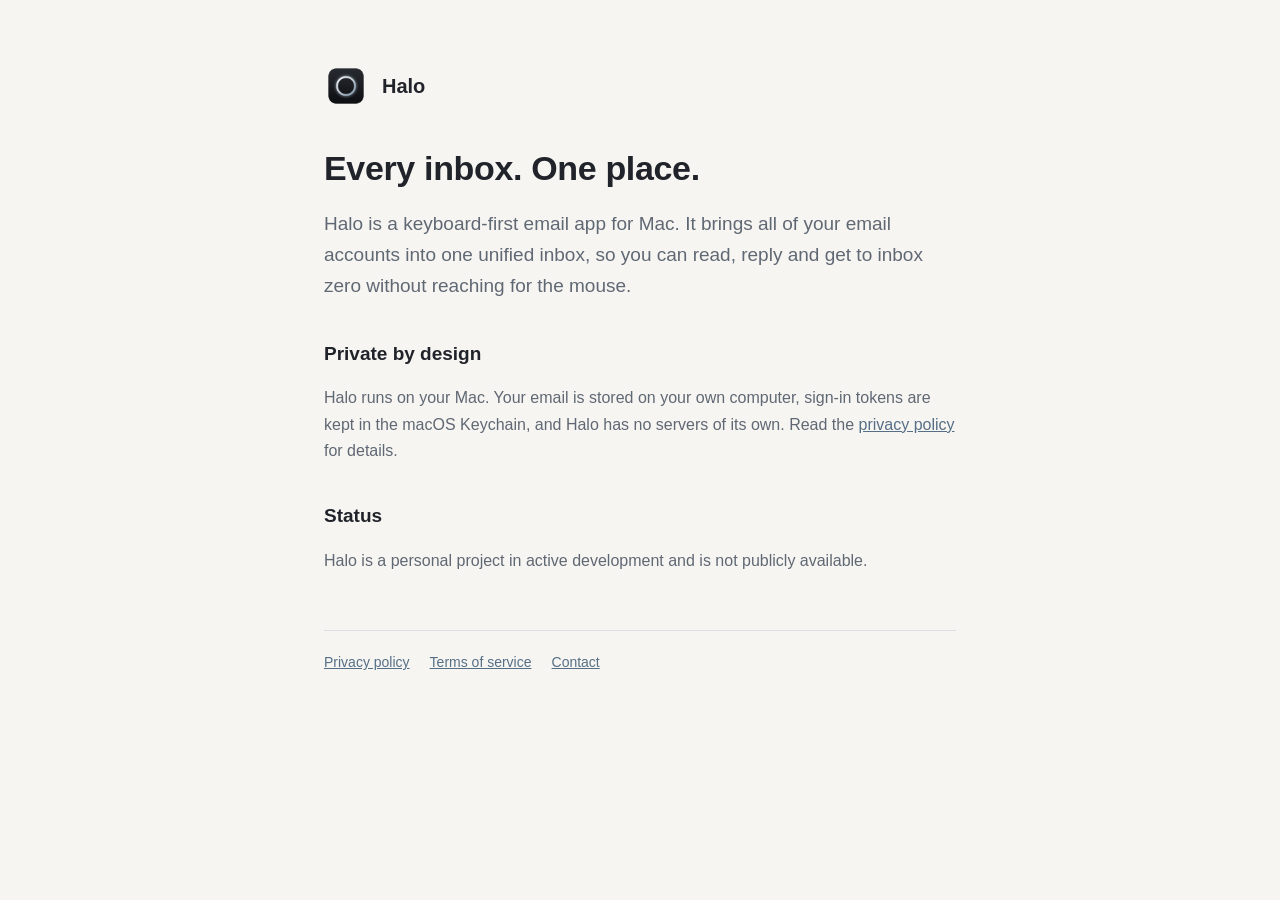
<file: index.html>
<!doctype html>
<html lang="en">
  <head>
    <meta charset="utf-8" />
    <meta name="viewport" content="width=device-width, initial-scale=1" />
    <title>Halo</title>
    <meta name="description" content="Halo is a keyboard-first email app for Mac with one unified inbox for all your accounts." />
    <link rel="icon" href="icon.png" />
    <link rel="stylesheet" href="style.css" />
  </head>
  <body>
    <main>
      <header>
        <img src="icon.png" alt="" />
        <a href="./">Halo</a>
      </header>

      <h1>Every inbox. One place.</h1>
      <p class="lead">
        Halo is a keyboard-first email app for Mac. It brings all of your email accounts into one unified inbox, so you can read,
        reply and get to inbox zero without reaching for the mouse.
      </p>

      <h2>Private by design</h2>
      <p>
        Halo runs on your Mac. Your email is stored on your own computer, sign-in tokens are kept in the macOS Keychain, and Halo has no
        servers of its own. Read the <a href="privacy.html">privacy policy</a> for details.
      </p>

      <h2>Status</h2>
      <p>Halo is a personal project in active development and is not publicly available.</p>

      <footer>
        <a href="privacy.html">Privacy policy</a>
        <a href="terms.html">Terms of service</a>
        <a href="https://github.com/m1k3yf/halo-site/issues">Contact</a>
      </footer>
    </main>
  </body>
</html>
</file>
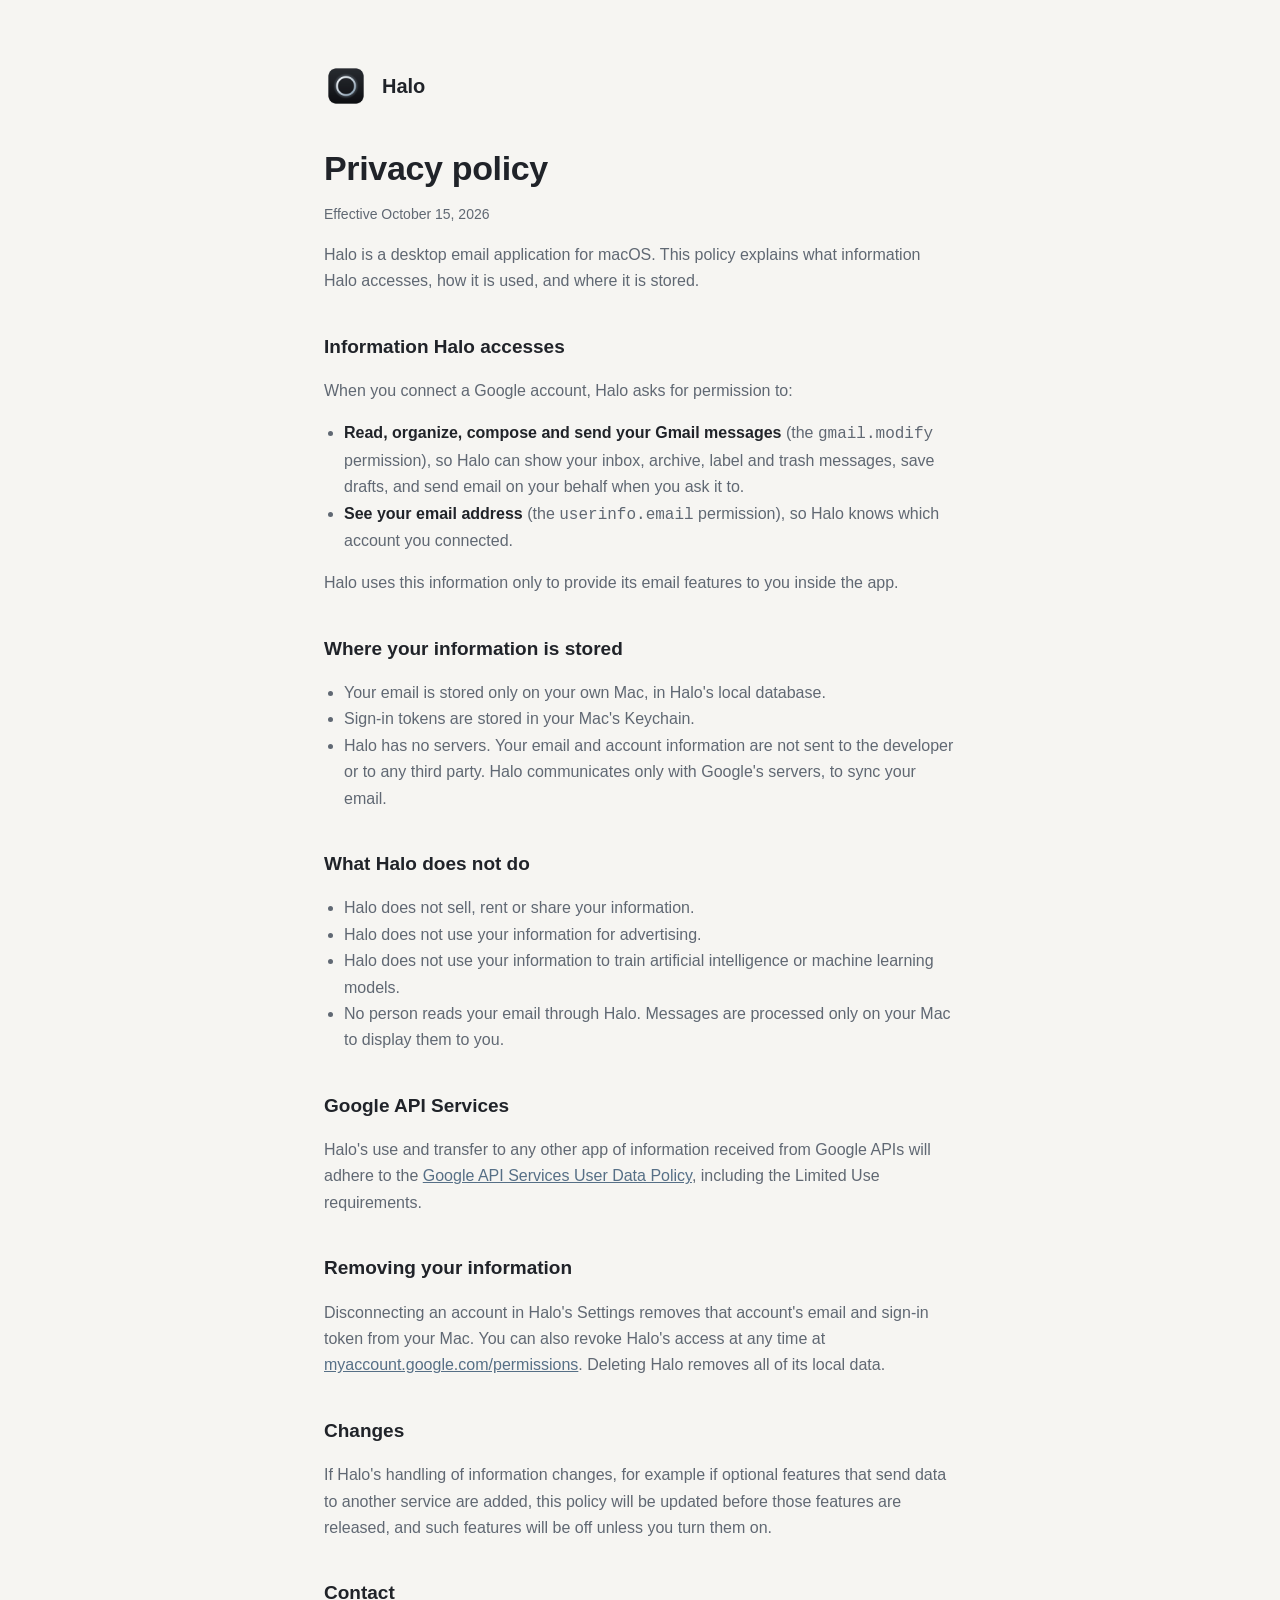
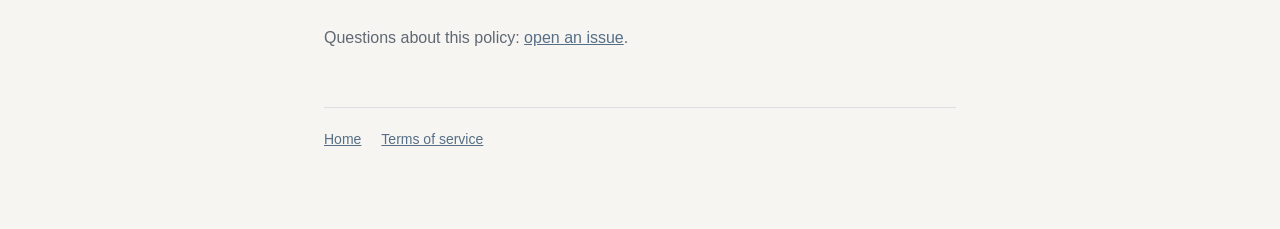
<file: privacy.html>
<!doctype html>
<html lang="en">
  <head>
    <meta charset="utf-8" />
    <meta name="viewport" content="width=device-width, initial-scale=1" />
    <title>Halo Privacy Policy</title>
    <link rel="icon" href="icon.png" />
    <link rel="stylesheet" href="style.css" />
  </head>
  <body>
    <main>
      <header>
        <img src="icon.png" alt="" />
        <a href="./">Halo</a>
      </header>

      <h1>Privacy policy</h1>
      <p class="meta">Effective October 15, 2026</p>

      <p>
        Halo is a desktop email application for macOS. This policy explains what information Halo accesses, how it is used, and where it
        is stored.
      </p>

      <h2>Information Halo accesses</h2>
      <p>When you connect a Google account, Halo asks for permission to:</p>
      <ul>
        <li><strong>Read, organize, compose and send your Gmail messages</strong> (the <code>gmail.modify</code> permission), so Halo can show your inbox, archive, label and trash messages, save drafts, and send email on your behalf when you ask it to.</li>
        <li><strong>See your email address</strong> (the <code>userinfo.email</code> permission), so Halo knows which account you connected.</li>
      </ul>
      <p>Halo uses this information only to provide its email features to you inside the app.</p>

      <h2>Where your information is stored</h2>
      <ul>
        <li>Your email is stored only on your own Mac, in Halo's local database.</li>
        <li>Sign-in tokens are stored in your Mac's Keychain.</li>
        <li>Halo has no servers. Your email and account information are not sent to the developer or to any third party. Halo communicates only with Google's servers, to sync your email.</li>
      </ul>

      <h2>What Halo does not do</h2>
      <ul>
        <li>Halo does not sell, rent or share your information.</li>
        <li>Halo does not use your information for advertising.</li>
        <li>Halo does not use your information to train artificial intelligence or machine learning models.</li>
        <li>No person reads your email through Halo. Messages are processed only on your Mac to display them to you.</li>
      </ul>

      <h2>Google API Services</h2>
      <p>
        Halo's use and transfer to any other app of information received from Google APIs will adhere to the
        <a href="https://developers.google.com/terms/api-services-user-data-policy">Google API Services User Data Policy</a>, including
        the Limited Use requirements.
      </p>

      <h2>Removing your information</h2>
      <p>
        Disconnecting an account in Halo's Settings removes that account's email and sign-in token from your Mac. You can also revoke
        Halo's access at any time at <a href="https://myaccount.google.com/permissions">myaccount.google.com/permissions</a>. Deleting
        Halo removes all of its local data.
      </p>

      <h2>Changes</h2>
      <p>
        If Halo's handling of information changes, for example if optional features that send data to another service are added, this
        policy will be updated before those features are released, and such features will be off unless you turn them on.
      </p>

      <h2>Contact</h2>
      <p>Questions about this policy: <a href="https://github.com/m1k3yf/halo-site/issues">open an issue</a>.</p>

      <footer>
        <a href="./">Home</a>
        <a href="terms.html">Terms of service</a>
      </footer>
    </main>
  </body>
</html>
</file>
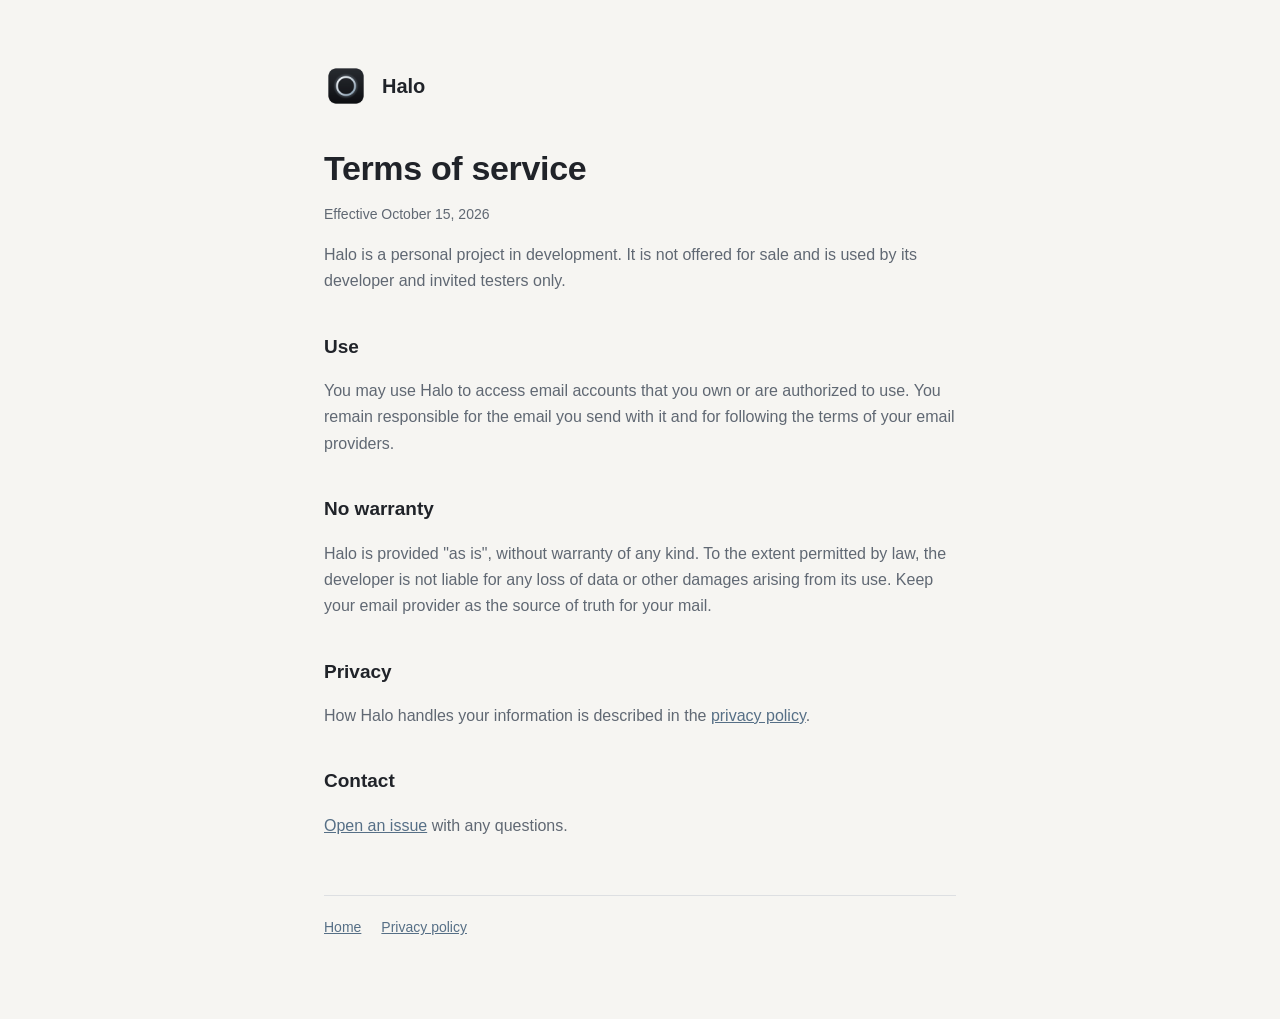
<file: terms.html>
<!doctype html>
<html lang="en">
  <head>
    <meta charset="utf-8" />
    <meta name="viewport" content="width=device-width, initial-scale=1" />
    <title>Halo Terms of Service</title>
    <link rel="icon" href="icon.png" />
    <link rel="stylesheet" href="style.css" />
  </head>
  <body>
    <main>
      <header>
        <img src="icon.png" alt="" />
        <a href="./">Halo</a>
      </header>

      <h1>Terms of service</h1>
      <p class="meta">Effective October 15, 2026</p>

      <p>
        Halo is a personal project in development. It is not offered for sale and is used by its developer and invited testers only.
      </p>

      <h2>Use</h2>
      <p>
        You may use Halo to access email accounts that you own or are authorized to use. You remain responsible for the email you send
        with it and for following the terms of your email providers.
      </p>

      <h2>No warranty</h2>
      <p>
        Halo is provided "as is", without warranty of any kind. To the extent permitted by law, the developer is not liable for any loss
        of data or other damages arising from its use. Keep your email provider as the source of truth for your mail.
      </p>

      <h2>Privacy</h2>
      <p>How Halo handles your information is described in the <a href="privacy.html">privacy policy</a>.</p>

      <h2>Contact</h2>
      <p><a href="https://github.com/m1k3yf/halo-site/issues">Open an issue</a> with any questions.</p>

      <footer>
        <a href="./">Home</a>
        <a href="privacy.html">Privacy policy</a>
      </footer>
    </main>
  </body>
</html>
</file>
<file: style.css>
:root {
  --base: #f6f5f2;
  --text: #202329;
  --secondary: #606873;
  --hairline: #dddfe2;
  --accent: #566f86;
  color-scheme: light dark;
}
@media (prefers-color-scheme: dark) {
  :root {
    --base: #18191b;
    --text: #eceef0;
    --secondary: #adb3bb;
    --hairline: #363a40;
    --accent: #a0b2c2;
  }
}
* {
  box-sizing: border-box;
}
body {
  margin: 0;
  background: var(--base);
  color: var(--text);
  font: 16px/1.65 -apple-system, BlinkMacSystemFont, 'SF Pro Text', 'Inter', 'Segoe UI', sans-serif;
  -webkit-font-smoothing: antialiased;
}
main {
  max-width: 680px;
  margin: 0 auto;
  padding: 64px 24px 80px;
}
header {
  display: flex;
  align-items: center;
  gap: 14px;
  margin-bottom: 40px;
}
header img {
  width: 44px;
  height: 44px;
}
header a {
  color: inherit;
  text-decoration: none;
  font-weight: 650;
  font-size: 20px;
}
h1 {
  font-size: 34px;
  line-height: 1.2;
  letter-spacing: -0.01em;
  margin: 0 0 12px;
}
h2 {
  font-size: 19px;
  margin: 36px 0 8px;
}
p,
li {
  color: var(--secondary);
}
strong {
  color: var(--text);
}
a {
  color: var(--accent);
}
ul {
  padding-left: 20px;
}
.lead {
  font-size: 19px;
}
.meta {
  font-size: 14px;
}
footer {
  margin-top: 56px;
  padding-top: 20px;
  border-top: 1px solid var(--hairline);
  font-size: 14px;
  color: var(--secondary);
  display: flex;
  gap: 20px;
  flex-wrap: wrap;
}
</file>
